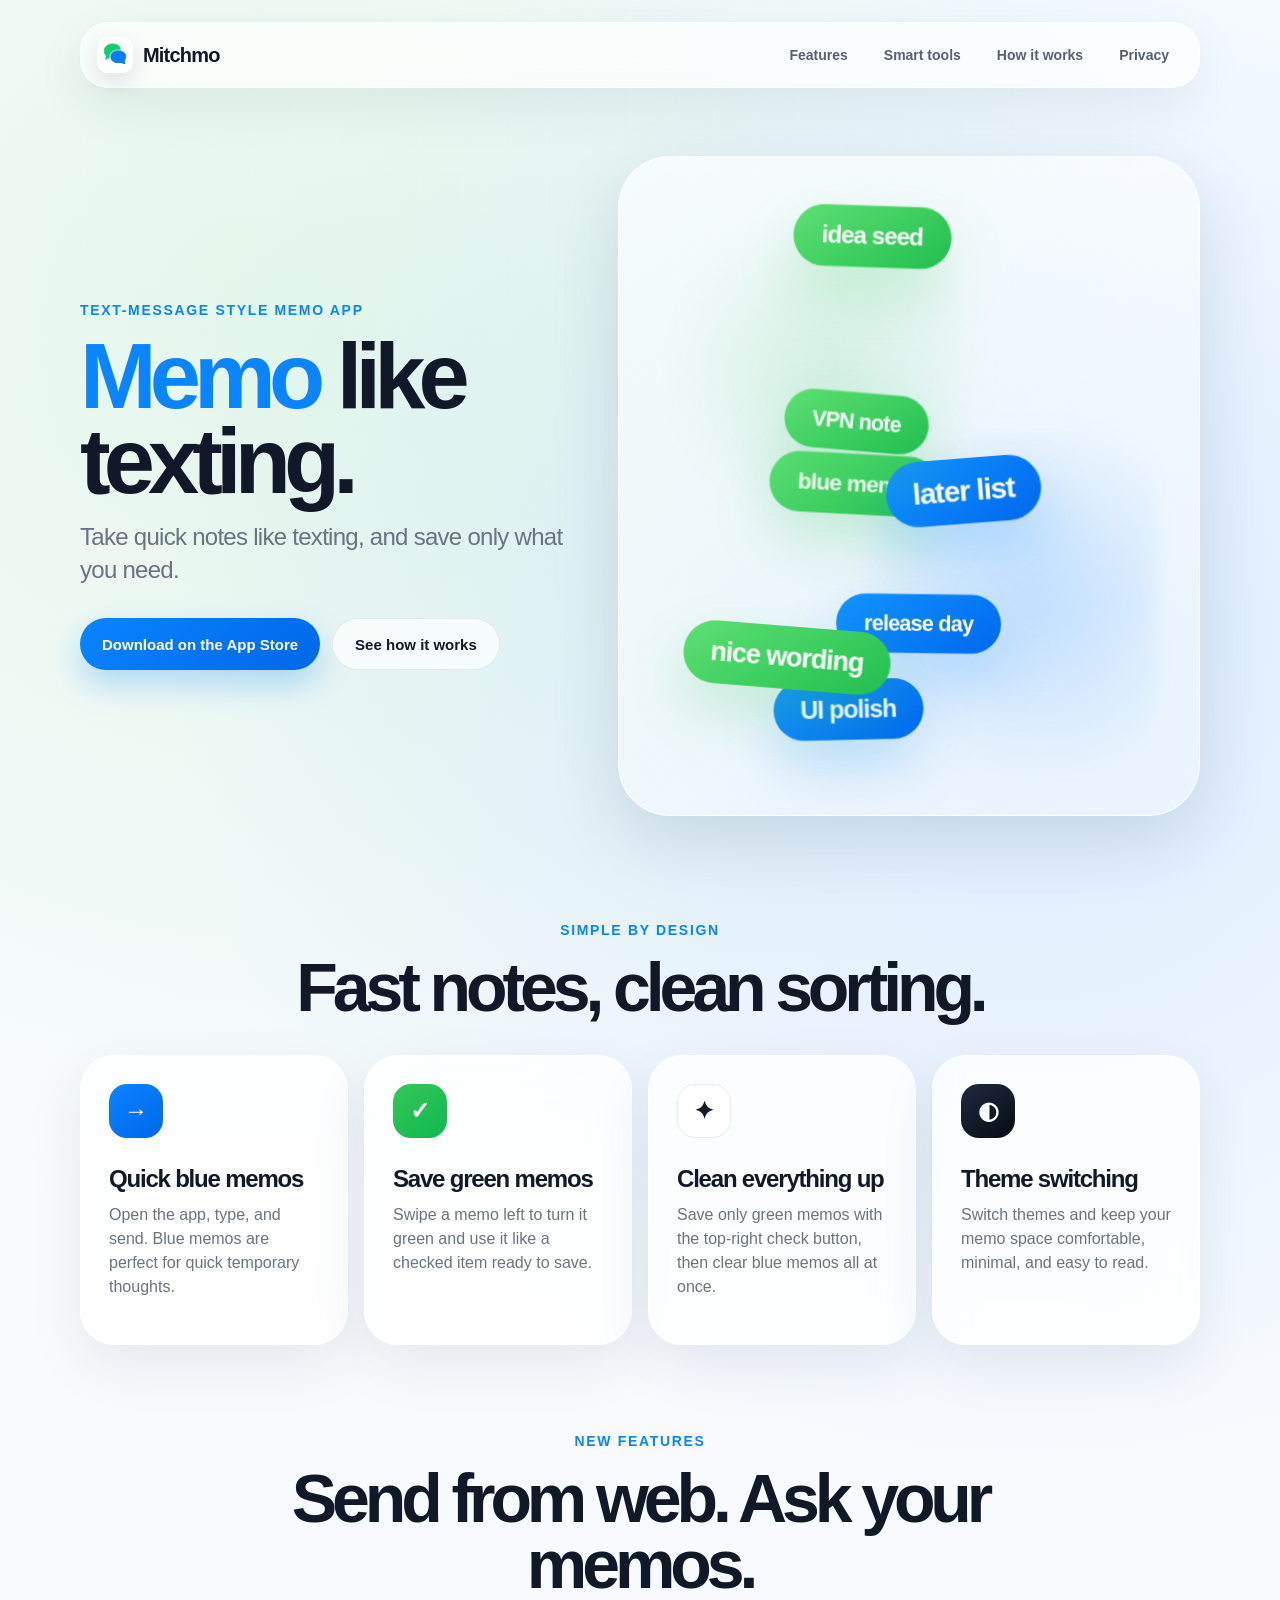
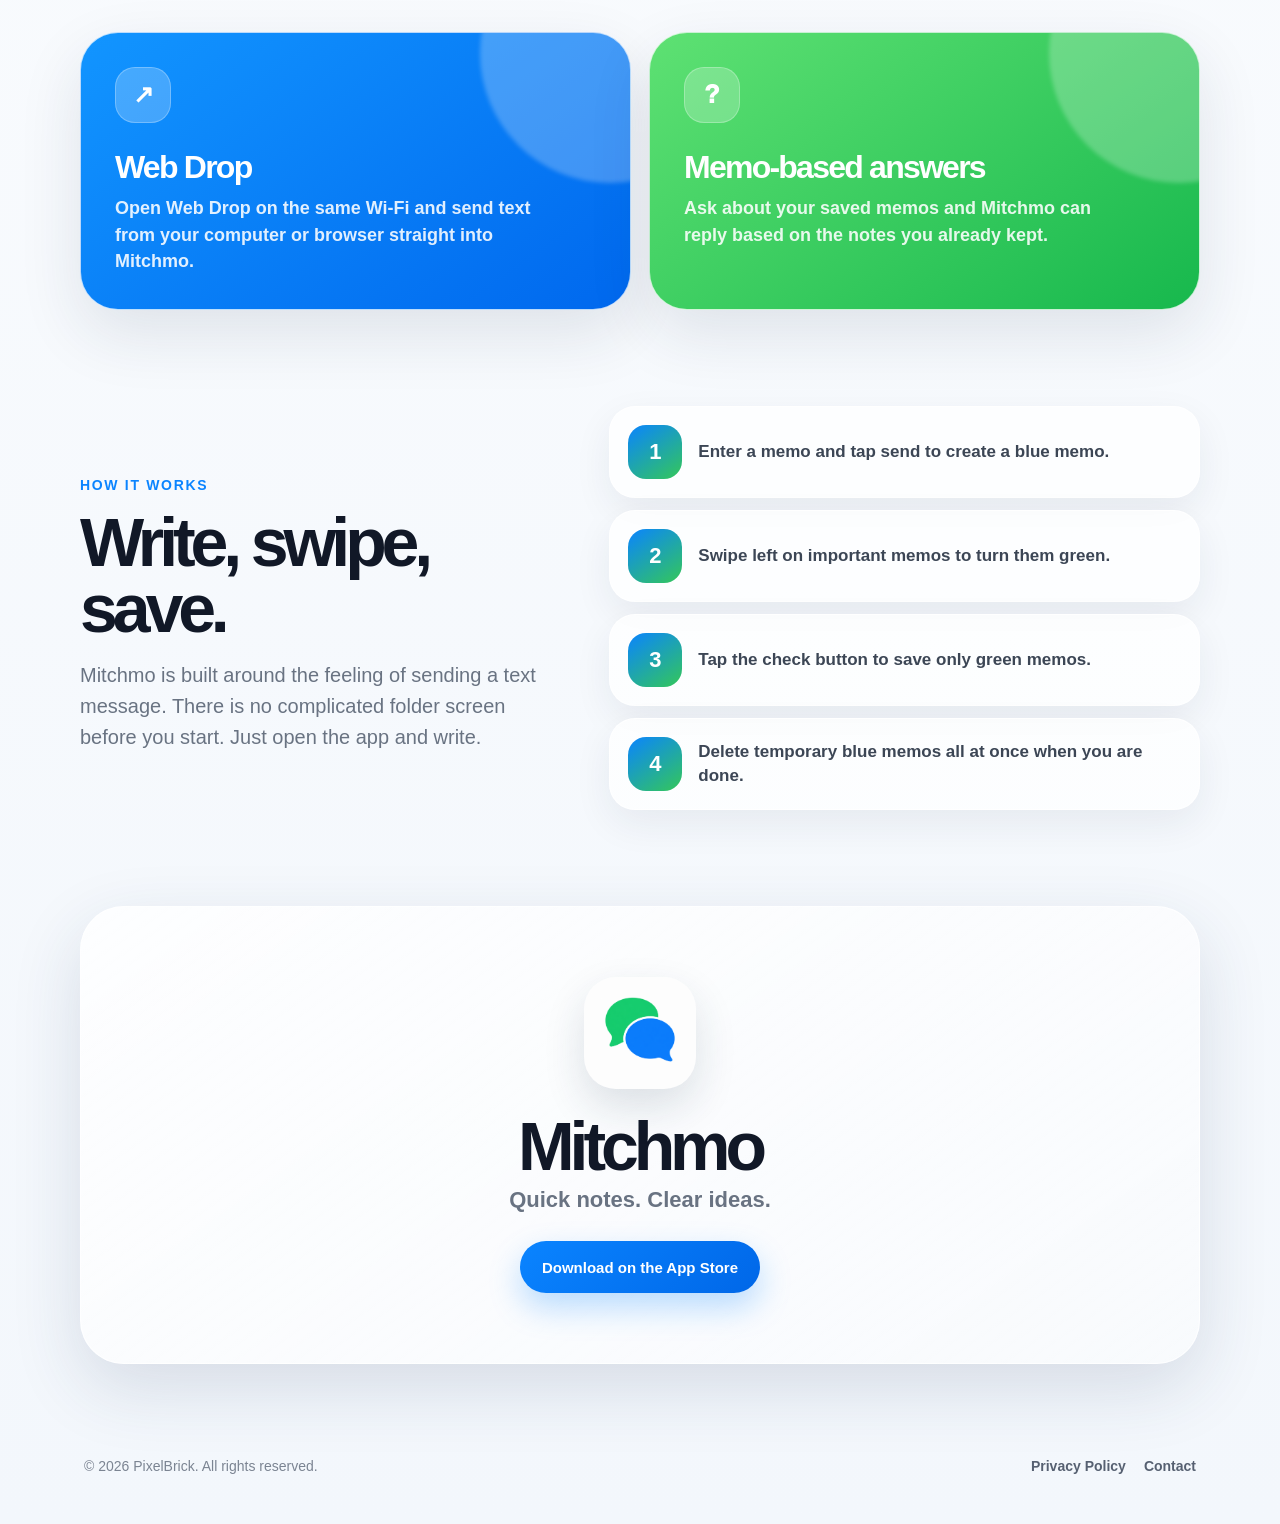
<file: index.html>
<!doctype html>
<html lang="en">
<head>
  <meta charset="utf-8">
  <meta name="viewport" content="width=device-width, initial-scale=1">
  <title>Mitchmo - Memo like texting</title>
  <meta name="description" content="Mitchmo is a clean memo app that lets you take quick notes like sending text messages and save only what you need.">
  <meta name="theme-color" content="#0A84FF">
  <meta property="og:title" content="Mitchmo - Memo like texting">
  <meta property="og:description" content="Take quick notes like texting, and save only what you need.">
  <meta property="og:type" content="website">
  <link rel="icon" href="favicon.svg" type="image/svg+xml">
  <link rel="apple-touch-icon" href="icon.png">
  <link rel="stylesheet" href="styles.css">
</head>
<body>
  <header class="site-header">
    <a class="brand" href="index.html" aria-label="Mitchmo home">
      <img class="app-icon" src="icon.png" alt="" aria-hidden="true">
      <span>Mitchmo</span>
    </a>
    <button class="menu-toggle" type="button" data-menu-toggle aria-label="Open menu" aria-expanded="false"><span></span><span></span><span></span></button>
    <nav data-site-nav>
      <a href="#features">Features</a>
      <a href="#smart">Smart tools</a>
      <a href="#how">How it works</a>
      <a href="privacy.html">Privacy</a>
    </nav>
  </header>

  <main>
    <section class="hero">
      <div class="hero-copy">
        <div class="eyebrow">Text-message style memo app</div>
        <h1><span>Memo</span> like texting.</h1>
        <p>Take quick notes like texting, and save only what you need.</p>
        <div class="hero-actions">
          <a class="primary-button" href="https://apps.apple.com/app/id6768875399">Download on the App Store</a>
          <a class="secondary-button" href="#how">See how it works</a>
        </div>
      </div>

      <div class="hero-visual" aria-label="Mitchmo message style memo preview">
        <div class="bubble bubble-green bubble-drift-right hero-bubble-1">design ideas</div>
        <div class="bubble bubble-blue bubble-drift-left hero-bubble-2">quick thought</div>
        <div class="bubble bubble-green bubble-drift-right hero-bubble-3">things to buy</div>
        <div class="bubble bubble-blue bubble-drift-left hero-bubble-4">trip plan</div>
        <div class="bubble bubble-green bubble-drift-right hero-bubble-5">remember this</div>
        <div class="bubble bubble-blue bubble-drift-left hero-bubble-6">later tonight</div>
        <div class="bubble bubble-blue bubble-drift-left hero-bubble-7">save this</div>
      </div>
    </section>

    <section id="features" class="section">
      <div class="section-heading">
        <p>Simple by design</p>
        <h2>Fast notes, clean sorting.</h2>
      </div>
      <div class="feature-grid">
        <article class="card blue-card">
          <div class="card-icon">→</div>
          <h3>Quick blue memos</h3>
          <p>Open the app, type, and send. Blue memos are perfect for quick temporary thoughts.</p>
        </article>
        <article class="card green-card">
          <div class="card-icon">✓</div>
          <h3>Save green memos</h3>
          <p>Swipe a memo left to turn it green and use it like a checked item ready to save.</p>
        </article>
        <article class="card white-card">
          <div class="card-icon">✦</div>
          <h3>Clean everything up</h3>
          <p>Save only green memos with the top-right check button, then clear blue memos all at once.</p>
        </article>
        <article class="card dark-card">
          <div class="card-icon">◐</div>
          <h3>Theme switching</h3>
          <p>Switch themes and keep your memo space comfortable, minimal, and easy to read.</p>
        </article>
      </div>
    </section>

    <section id="smart" class="section smart-section">
      <div class="section-heading">
        <p>New features</p>
        <h2>Send from web. Ask your memos.</h2>
      </div>
      <div class="smart-grid">
        <article class="smart-card webdrop-card">
          <div class="smart-icon">↗</div>
          <h3>Web Drop</h3>
          <p>Open Web Drop on the same Wi-Fi and send text from your computer or browser straight into Mitchmo.</p>
        </article>
        <article class="smart-card answer-card">
          <div class="smart-icon">?</div>
          <h3>Memo-based answers</h3>
          <p>Ask about your saved memos and Mitchmo can reply based on the notes you already kept.</p>
        </article>
      </div>
    </section>

    <section id="how" class="section split-section">
      <div>
        <p class="section-label">How it works</p>
        <h2>Write, swipe, save.</h2>
        <p class="section-text">Mitchmo is built around the feeling of sending a text message. There is no complicated folder screen before you start. Just open the app and write.</p>
      </div>
      <div class="steps">
        <div class="step"><span>1</span><p>Enter a memo and tap send to create a blue memo.</p></div>
        <div class="step"><span>2</span><p>Swipe left on important memos to turn them green.</p></div>
        <div class="step"><span>3</span><p>Tap the check button to save only green memos.</p></div>
        <div class="step"><span>4</span><p>Delete temporary blue memos all at once when you are done.</p></div>
      </div>
    </section>

    <section id="download" class="download">
      <div class="download-card">
        <img class="logo-large app-icon-large" src="icon.png" alt="Mitchmo app icon">
        <h2>Mitchmo</h2>
        <p>Quick notes. Clear ideas.</p>
        <a class="primary-button" href="https://apps.apple.com/app/id6768875399">Download on the App Store</a>
      </div>
    </section>
  </main>

  <footer class="site-footer">
    <span>© 2026 PixelBrick. All rights reserved.</span>
    <div>
      <a href="privacy.html">Privacy Policy</a>
      <button class="contact-link" type="button" data-contact-button>Contact</button>
    </div>
  </footer>

  <div class="contact-popup" data-contact-popup aria-live="polite">
    <div class="contact-popup-title">Contact</div>
    <button class="contact-email" type="button" data-copy-email>brick@pixelbricktek.com</button>
    <div class="contact-hint" data-contact-hint>Tap to copy</div>
  </div>

  <script>
    const menuToggle = document.querySelector('[data-menu-toggle]');
    const siteNav = document.querySelector('[data-site-nav]');
    const contactButton = document.querySelector('[data-contact-button]');
    const contactPopup = document.querySelector('[data-contact-popup]');
    const copyEmailButton = document.querySelector('[data-copy-email]');
    const contactHint = document.querySelector('[data-contact-hint]');
    const contactEmail = 'brick@pixelbricktek.com';
    const floatingBubbles = document.querySelectorAll('.hero-visual .bubble');
    const bubbleTexts = ["design ideas", "quick thought", "things to buy", "trip plan", "remember this", "later tonight", "save this", "new app idea", "fix the icon", "call tomorrow", "coffee beans", "book title", "blog draft", "release note", "movie list", "gift ideas", "check price", "weekend plan", "tiny reminder", "write this", "random spark", "nice phrase", "buy bananas", "upload screenshots", "test build", "sleep earlier", "walk outside", "send email", "backup photos", "clean desk", "order cable", "try recipe", "packing list", "meeting note", "bug found", "review later", "launch copy", "name idea", "today memo", "small win", "idea stack", "next update", "read manual", "make logo", "check weather", "take vitamins", "water plants", "edit text", "save link", "new habit", "draft title", "pay bill", "post later", "app keyword", "fix button", "nice color", "daily note", "buy milk", "send invoice", "learn phrase", "tiny task", "morning plan", "evening note", "week goal", "wishlist", "shopping list", "travel memo", "photo idea", "sound idea", "quote saved", "watch later", "idea seed", "quick list", "try this", "important", "someday", "maybe later", "today only", "clear inbox", "review app", "write blog", "push update", "fix layout", "test again", "make better", "small detail", "note to self", "focus time", "check server", "backup now", "new feature", "remove clutter", "keep simple", "save green", "blue memo", "green memo", "archive this", "mood note", "song idea", "video idea", "road trip", "hotel note", "flight time", "train time", "receipt memo", "tax note", "domain idea", "site copy", "hero text", "button label", "privacy check", "app link", "store text", "caption idea", "short line", "long memo", "quick draft", "random list", "buy coffee", "fix typo", "UI polish", "UX idea", "soft motion", "cute detail", "smooth delete", "copy button", "edit button", "toast text", "menu label", "localize", "English copy", "German copy", "Spanish copy", "Japanese copy", "Chinese copy", "Korean copy", "blog topic", "search word", "keyword list", "ad phrase", "launch plan", "promo code", "price test", "review reply", "support mail", "contact note", "test device", "iPad check", "dark mode", "light mode", "icon test", "screenshot", "mockup", "font check", "spacing fix", "corner radius", "shadow soft", "gradient", "bubble motion", "haptic idea", "delete later", "save later", "read later", "think later", "maybe buy", "maybe build", "maybe write", "try again", "ship today", "ship soon", "keep going", "small app", "big idea", "first draft", "second draft", "final check", "copy paste", "notes only", "memo flow", "chat style", "simple note", "fast note", "clean note", "tiny memo", "sort later", "important list", "done list", "finish this", "open app", "write fast", "send memo", "mark green", "clear blue", "save ideas", "daily log", "food list", "fruit list", "oil list", "snack idea", "coffee shop", "walk route", "bus time", "map note", "address memo", "photo spot", "travel photo", "radio freq", "garden note", "tree care", "cat food", "home task", "laundry", "trash day", "battery check", "wifi note", "VPN note", "FTP note", "NAS note", "server memo", "cache note", "thumbnail", "gallery", "privacy", "policy", "support", "version note", "build number", "release day", "store review", "promo page", "site update", "favicon", "style file", "index page", "hero bubble", "top right", "random text", "random size", "free motion", "clean round", "no tail", "smooth swap", "blue to green", "green to blue", "balanced", "natural", "cute bubble", "memo mood", "app store", "download link", "one thing", "two things", "three ideas", "quick save", "thought cloud", "mental note", "rough idea", "nice wording", "clear wording", "make concise", "less text", "more feeling", "warm tone", "soft tone", "playful tone", "premium look", "fresh feel", "simple life", "work note", "personal note", "shopping memo", "coding memo", "design memo", "marketing memo", "app memo", "travel plan", "daily plan", "tonight task", "tomorrow task", "next week", "later list", "finish blog", "check copy", "fix page", "zip files", "send build", "open Xcode", "run test", "upload app", "check crash", "read review", "answer mail", "write title", "make icon", "save draft", "buy juice", "buy pie", "olive oil", "apple juice", "banana pie"];

    const randomText = () => bubbleTexts[Math.floor(Math.random() * bubbleTexts.length)];
    const randomRange = (min, max) => min + Math.random() * (max - min);

    const setBubbleStartPosition = (bubble) => {
      const visual = bubble.closest('.hero-visual');
      const visualWidth = visual?.clientWidth || 560;
      const visualHeight = visual?.clientHeight || 660;
      const maxLeft = Math.max(40, visualWidth - 270);
      const maxTop = Math.max(40, visualHeight - 110);

      bubble.style.left = `${Math.round(randomRange(24, maxLeft))}px`;
      bubble.style.top = `${Math.round(randomRange(34, maxTop))}px`;
      bubble.style.right = 'auto';
      bubble.style.bottom = 'auto';
    };

    const moveBubbleNaturally = (bubble) => {
      const goesRight = bubble.classList.contains('bubble-drift-right');
      const phase = bubble.dataset.phase === '1' ? 0 : 1;
      bubble.dataset.phase = String(phase);

      const x = phase
        ? Math.round(randomRange(32, 128)) * (goesRight ? 1 : -1)
        : Math.round(randomRange(-28, 28));
      const y = Math.round(randomRange(-64, 64));
      const rotate = randomRange(-5.5, 5.5).toFixed(2);
      const scale = randomRange(0.98, 1.055).toFixed(3);
      const duration = randomRange(5.8, 10.8).toFixed(2);

      bubble.style.transitionDuration = `${duration}s, ${duration}s, ${duration}s, 0.42s, 0.42s`;
      bubble.style.transform = `translate3d(${x}px, ${y}px, 0) rotate(${rotate}deg) scale(${scale})`;
      bubble.classList.toggle('is-blue', goesRight ? !!phase : !phase);
      bubble.classList.toggle('is-green', goesRight ? !phase : !!phase);
    };

    const updateBubbleText = (bubble) => {
      bubble.classList.add('is-changing');

      window.setTimeout(() => {
        const text = randomText();
        const fontSize = Math.round(randomRange(17, 30));
        bubble.textContent = text;
        bubble.style.fontSize = `${fontSize}px`;
        bubble.classList.remove('is-changing');
      }, 260);
    };

    floatingBubbles.forEach((bubble, index) => {
      setBubbleStartPosition(bubble);
      updateBubbleText(bubble);

      window.setTimeout(() => moveBubbleNaturally(bubble), 120 + index * 160);
      window.setInterval(() => moveBubbleNaturally(bubble), randomRange(6200, 10800));
      window.setInterval(() => updateBubbleText(bubble), randomRange(3600, 7200));
    });

    menuToggle?.addEventListener('click', () => {
      const isOpen = siteNav?.classList.toggle('is-open');
      menuToggle.setAttribute('aria-expanded', isOpen ? 'true' : 'false');
    });

    siteNav?.querySelectorAll('a').forEach((link) => {
      link.addEventListener('click', () => {
        siteNav.classList.remove('is-open');
        menuToggle?.setAttribute('aria-expanded', 'false');
      });
    });

    contactButton?.addEventListener('click', () => {
      contactPopup?.classList.toggle('is-visible');
      contactHint.textContent = 'Tap to copy';
    });

    copyEmailButton?.addEventListener('click', async () => {
      try {
        await navigator.clipboard.writeText(contactEmail);
        contactHint.textContent = 'Copied';
      } catch {
        contactHint.textContent = 'Select and copy';
      }
    });
  </script>
</body>
</html>
</file>
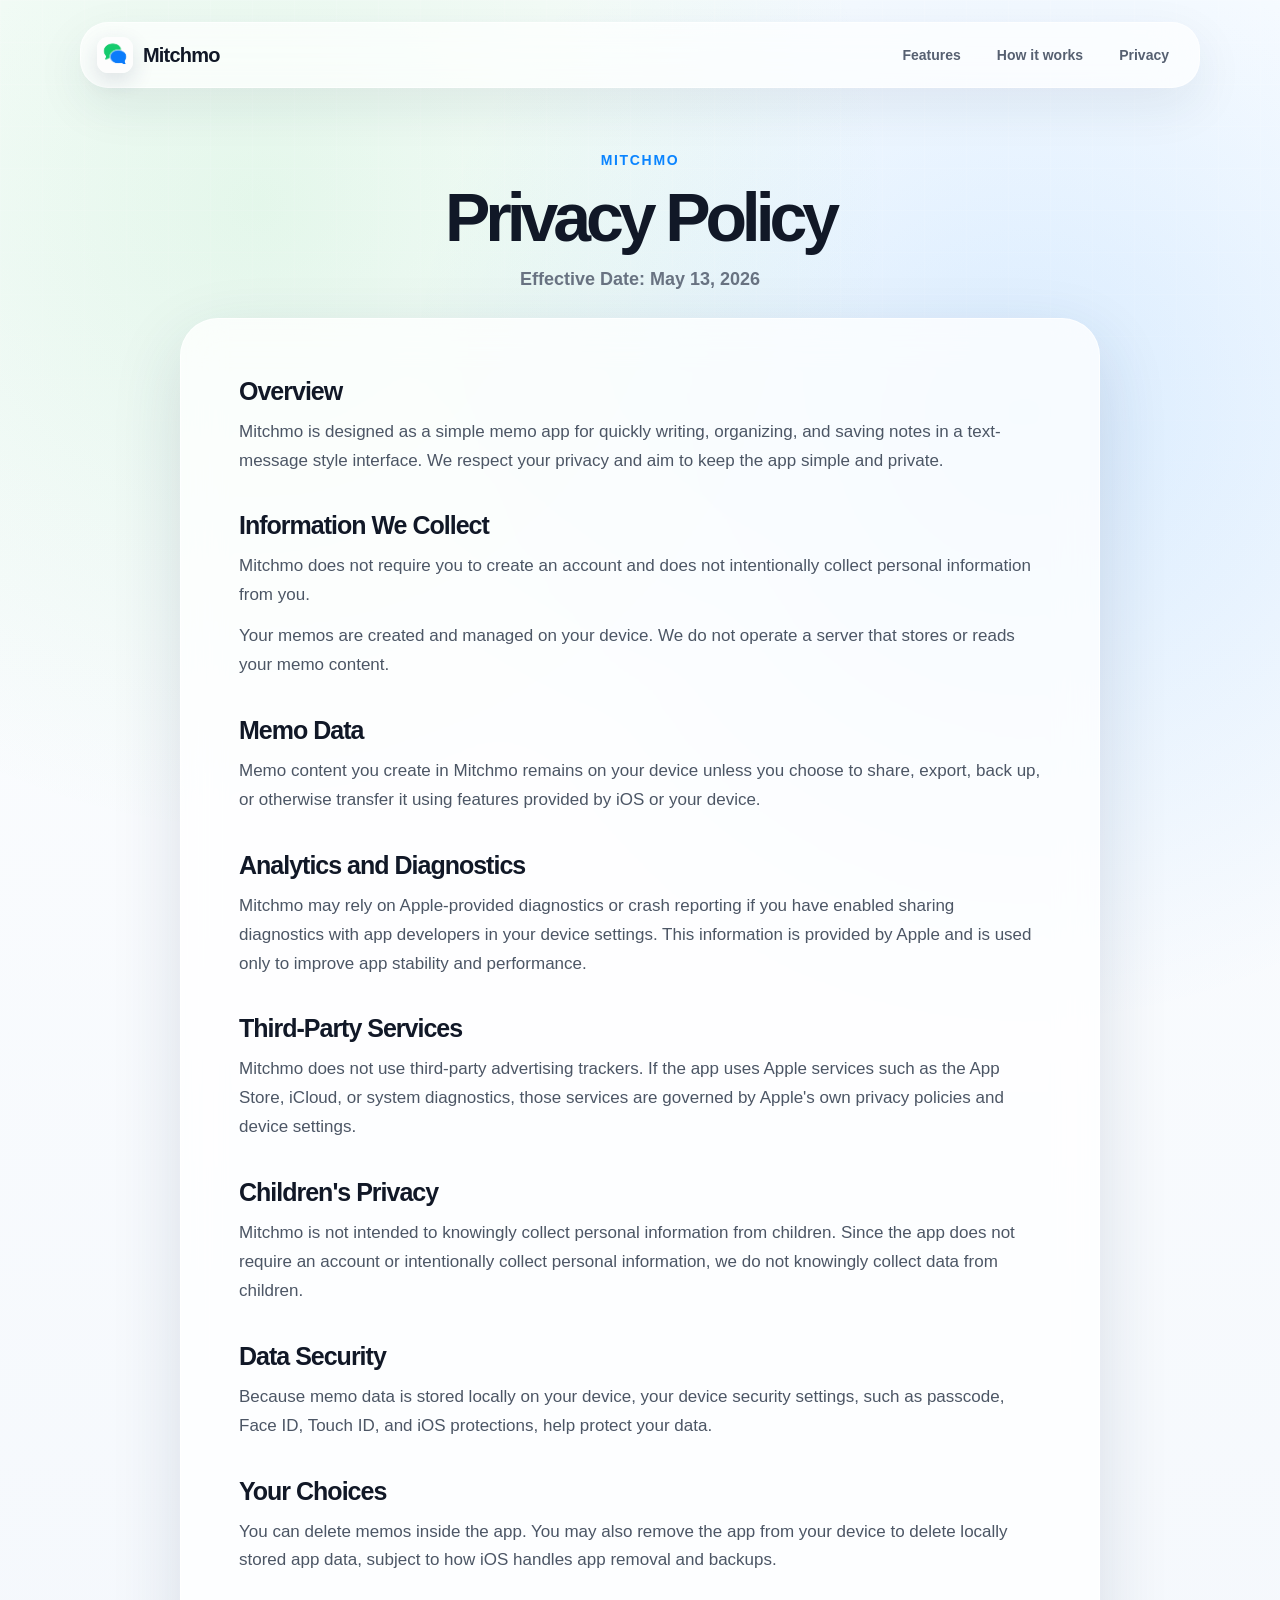
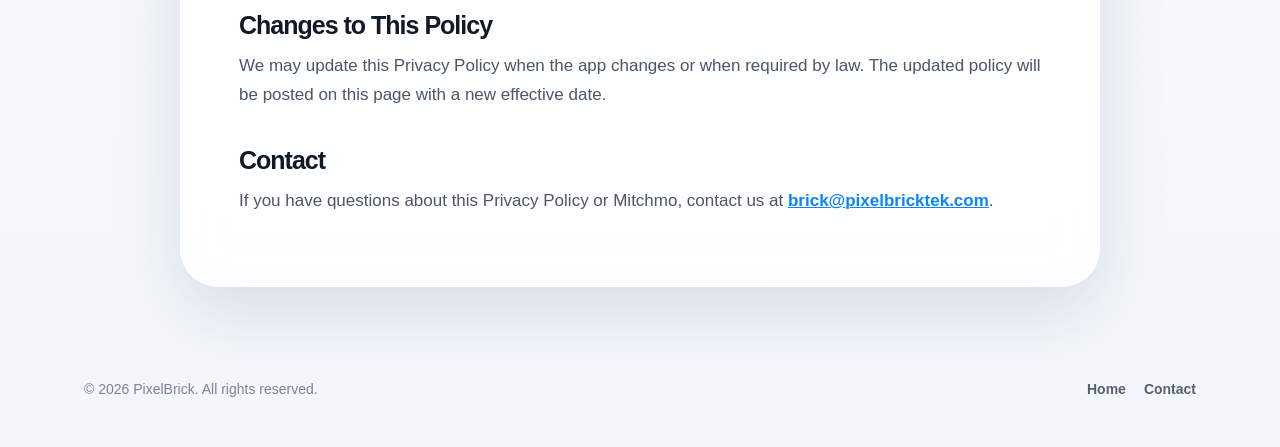
<file: privacy.html>
<!doctype html>
<html lang="en">
<head>
  <meta charset="utf-8">
  <meta name="viewport" content="width=device-width, initial-scale=1">
  <title>Privacy Policy - Mitchmo</title>
  <meta name="description" content="Privacy Policy for Mitchmo.">
  <meta name="theme-color" content="#0A84FF">
  <link rel="icon" href="favicon.svg" type="image/svg+xml">
  <link rel="apple-touch-icon" href="icon.png">
  <link rel="stylesheet" href="styles.css">
</head>
<body>
  <header class="site-header">
    <a class="brand" href="index.html" aria-label="Mitchmo home">
      <img class="app-icon" src="icon.png" alt="" aria-hidden="true">
      <span>Mitchmo</span>
    </a>
    <button class="menu-toggle" type="button" data-menu-toggle aria-label="Open menu" aria-expanded="false"><span></span><span></span><span></span></button>
    <nav data-site-nav>
      <a href="index.html#features">Features</a>
      <a href="index.html#how">How it works</a>
      <a href="privacy.html">Privacy</a>
    </nav>
  </header>

  <main class="policy-page">
    <section class="policy-hero">
      <div class="eyebrow">Mitchmo</div>
      <h1>Privacy Policy</h1>
      <p>Effective Date: May 13, 2026</p>
    </section>

    <section class="policy-card">
      <h2>Overview</h2>
      <p>Mitchmo is designed as a simple memo app for quickly writing, organizing, and saving notes in a text-message style interface. We respect your privacy and aim to keep the app simple and private.</p>

      <h2>Information We Collect</h2>
      <p>Mitchmo does not require you to create an account and does not intentionally collect personal information from you.</p>
      <p>Your memos are created and managed on your device. We do not operate a server that stores or reads your memo content.</p>

      <h2>Memo Data</h2>
      <p>Memo content you create in Mitchmo remains on your device unless you choose to share, export, back up, or otherwise transfer it using features provided by iOS or your device.</p>

      <h2>Analytics and Diagnostics</h2>
      <p>Mitchmo may rely on Apple-provided diagnostics or crash reporting if you have enabled sharing diagnostics with app developers in your device settings. This information is provided by Apple and is used only to improve app stability and performance.</p>

      <h2>Third-Party Services</h2>
      <p>Mitchmo does not use third-party advertising trackers. If the app uses Apple services such as the App Store, iCloud, or system diagnostics, those services are governed by Apple's own privacy policies and device settings.</p>

      <h2>Children's Privacy</h2>
      <p>Mitchmo is not intended to knowingly collect personal information from children. Since the app does not require an account or intentionally collect personal information, we do not knowingly collect data from children.</p>

      <h2>Data Security</h2>
      <p>Because memo data is stored locally on your device, your device security settings, such as passcode, Face ID, Touch ID, and iOS protections, help protect your data.</p>

      <h2>Your Choices</h2>
      <p>You can delete memos inside the app. You may also remove the app from your device to delete locally stored app data, subject to how iOS handles app removal and backups.</p>

      <h2>Changes to This Policy</h2>
      <p>We may update this Privacy Policy when the app changes or when required by law. The updated policy will be posted on this page with a new effective date.</p>

      <h2>Contact</h2>
      <p>If you have questions about this Privacy Policy or Mitchmo, contact us at <a href="mailto:brick@pixelbricktek.com">brick@pixelbricktek.com</a>.</p>
    </section>
  </main>

  <footer class="site-footer">
    <span>© 2026 PixelBrick. All rights reserved.</span>
    <div>
      <a href="index.html">Home</a>
      <button class="contact-link" type="button" data-contact-button>Contact</button>
    </div>
  </footer>

  <div class="contact-popup" data-contact-popup aria-live="polite">
    <div class="contact-popup-title">Contact</div>
    <button class="contact-email" type="button" data-copy-email>brick@pixelbricktek.com</button>
    <div class="contact-hint" data-contact-hint>Tap to copy</div>
  </div>

  <script>
    const menuToggle = document.querySelector('[data-menu-toggle]');
    const siteNav = document.querySelector('[data-site-nav]');
    const contactButton = document.querySelector('[data-contact-button]');
    const contactPopup = document.querySelector('[data-contact-popup]');
    const copyEmailButton = document.querySelector('[data-copy-email]');
    const contactHint = document.querySelector('[data-contact-hint]');
    const contactEmail = 'brick@pixelbricktek.com';

    menuToggle?.addEventListener('click', () => {
      const isOpen = siteNav?.classList.toggle('is-open');
      menuToggle.setAttribute('aria-expanded', isOpen ? 'true' : 'false');
    });

    siteNav?.querySelectorAll('a').forEach((link) => {
      link.addEventListener('click', () => {
        siteNav.classList.remove('is-open');
        menuToggle?.setAttribute('aria-expanded', 'false');
      });
    });

    contactButton?.addEventListener('click', () => {
      contactPopup?.classList.toggle('is-visible');
      contactHint.textContent = 'Tap to copy';
    });

    copyEmailButton?.addEventListener('click', async () => {
      try {
        await navigator.clipboard.writeText(contactEmail);
        contactHint.textContent = 'Copied';
      } catch {
        contactHint.textContent = 'Select and copy';
      }
    });
  </script>
</body>
</html>
</file>
<file: styles.css>
:root {
  --blue: #0A84FF;
  --blue-deep: #0067E8;
  --green: #34C759;
  --green-deep: #10B84D;
  --ink: #111827;
  --muted: #7B8492;
  --line: rgba(17, 24, 39, 0.08);
  --bg: #F5F8FC;
  --card: rgba(255, 255, 255, 0.78);
  --shadow: 0 24px 70px rgba(34, 56, 93, 0.14);
}

* {
  box-sizing: border-box;
}

html {
  scroll-behavior: smooth;
}

body {
  margin: 0;
  font-family: -apple-system, BlinkMacSystemFont, "SF Pro Display", "Segoe UI", sans-serif;
  color: var(--ink);
  background:
    radial-gradient(circle at 20% 10%, rgba(52, 199, 89, 0.12), transparent 30%),
    radial-gradient(circle at 80% 20%, rgba(10, 132, 255, 0.14), transparent 32%),
    linear-gradient(180deg, #FDFEFF 0%, #F3F7FC 100%);
  min-height: 100vh;
}

body::before {
  content: "";
  position: fixed;
  inset: 0;
  pointer-events: none;
  background-image: linear-gradient(rgba(255,255,255,0.42) 1px, transparent 1px), linear-gradient(90deg, rgba(255,255,255,0.42) 1px, transparent 1px);
  background-size: 42px 42px;
  mask-image: linear-gradient(to bottom, rgba(0,0,0,0.35), transparent 70%);
}

.site-header {
  width: min(1120px, calc(100% - 40px));
  margin: 22px auto 0;
  padding: 14px 16px;
  display: flex;
  align-items: center;
  justify-content: space-between;
  gap: 20px;
  position: sticky;
  top: 16px;
  z-index: 10;
  border: 1px solid rgba(255, 255, 255, 0.62);
  border-radius: 28px;
  background: rgba(255, 255, 255, 0.68);
  backdrop-filter: blur(22px);
  box-shadow: 0 18px 50px rgba(31, 48, 76, 0.08);
}

.brand {
  display: inline-flex;
  align-items: center;
  gap: 10px;
  color: var(--ink);
  font-size: 20px;
  font-weight: 800;
  text-decoration: none;
  letter-spacing: -0.04em;
}

.brand-icon {
  width: 36px;
  height: 36px;
  position: relative;
  display: inline-block;
  border-radius: 11px;
  background: #fff;
  box-shadow: inset 0 0 0 1px rgba(255,255,255,0.6), 0 8px 22px rgba(36, 53, 83, 0.14);
}

.brand-icon span,
.brand-icon i,
.logo-large span,
.logo-large i {
  position: absolute;
  display: block;
  border-radius: 50%;
}

.brand-icon span {
  left: 8px;
  top: 9px;
  width: 18px;
  height: 18px;
  background: linear-gradient(145deg, #17DB70, #0DBB4D);
}

.brand-icon span::after,
.logo-large span::after {
  content: "";
  position: absolute;
  left: 1px;
  bottom: -4px;
  width: 10px;
  height: 8px;
  background: inherit;
  border-radius: 0 0 0 8px;
  transform: rotate(-22deg);
}

.brand-icon i {
  right: 7px;
  bottom: 8px;
  width: 18px;
  height: 15px;
  background: linear-gradient(145deg, #0A8CFF, #0068EF);
}

.brand-icon i::after,
.logo-large i::after {
  content: "";
  position: absolute;
  right: -2px;
  bottom: -4px;
  width: 8px;
  height: 7px;
  background: inherit;
  border-radius: 0 0 8px 0;
  transform: rotate(28deg);
}

nav {
  display: flex;
  align-items: center;
  gap: 8px;
}

nav a {
  color: #566071;
  text-decoration: none;
  padding: 10px 14px;
  border-radius: 18px;
  font-size: 14px;
  font-weight: 700;
}

nav a:hover {
  color: var(--ink);
  background: rgba(17, 24, 39, 0.05);
}

.menu-toggle {
  display: none;
  width: 44px;
  height: 44px;
  align-items: center;
  justify-content: center;
  flex-direction: column;
  gap: 5px;
  border: 0;
  border-radius: 16px;
  background: rgba(17, 24, 39, 0.06);
  cursor: pointer;
}

.menu-toggle span {
  width: 18px;
  height: 2px;
  border-radius: 999px;
  background: var(--ink);
}

main {
  position: relative;
  z-index: 1;
}

.hero {
  width: min(1120px, calc(100% - 40px));
  margin: 58px auto 0;
  min-height: 680px;
  display: grid;
  grid-template-columns: 0.92fr 1.08fr;
  align-items: center;
  gap: 42px;
}

.eyebrow,
.section-label,
.section-heading p {
  color: var(--blue);
  font-size: 14px;
  font-weight: 900;
  letter-spacing: 0.12em;
  text-transform: uppercase;
}

.hero h1,
.section h2,
.download h2,
.policy-hero h1 {
  margin: 16px 0 18px;
  color: var(--ink);
  font-size: clamp(54px, 8vw, 92px);
  line-height: 0.92;
  letter-spacing: -0.075em;
}

.hero h1 span,
.section h2 span {
  color: var(--blue);
}

.hero p {
  max-width: 520px;
  margin: 0;
  color: #697382;
  font-size: 24px;
  line-height: 1.35;
  letter-spacing: -0.03em;
}

.hero-actions {
  display: flex;
  flex-wrap: wrap;
  gap: 12px;
  margin-top: 32px;
}

.primary-button,
.secondary-button {
  display: inline-flex;
  align-items: center;
  justify-content: center;
  min-height: 52px;
  padding: 0 22px;
  border-radius: 999px;
  font-size: 15px;
  font-weight: 900;
  text-decoration: none;
}

.primary-button {
  color: #fff;
  background: linear-gradient(135deg, var(--blue), var(--blue-deep));
  box-shadow: 0 14px 32px rgba(10, 132, 255, 0.28);
}

.secondary-button {
  color: var(--ink);
  background: rgba(255, 255, 255, 0.72);
  border: 1px solid rgba(17, 24, 39, 0.08);
}

.hero-visual {
  position: relative;
  height: 660px;
  border-radius: 52px;
  overflow: hidden;
  background: linear-gradient(145deg, rgba(255,255,255,0.66), rgba(255,255,255,0.32));
  border: 1px solid rgba(255,255,255,0.72);
  box-shadow: var(--shadow);
}

.hero-visual::before {
  content: "";
  position: absolute;
  inset: 42px;
  border-radius: 42px;
  background:
    radial-gradient(circle at 34% 30%, rgba(52, 199, 89, 0.16), transparent 32%),
    radial-gradient(circle at 76% 70%, rgba(10, 132, 255, 0.18), transparent 34%);
  filter: blur(8px);
}

.bubble {
  position: absolute;
  color: #fff;
  min-width: 190px;
  padding: 24px 32px;
  border-radius: 999px;
  font-size: clamp(22px, 2.8vw, 32px);
  font-weight: 850;
  letter-spacing: -0.04em;
  box-shadow: 0 24px 48px rgba(42, 63, 97, 0.15);
}

.bubble::after {
  content: "";
  position: absolute;
  bottom: -3px;
  width: 30px;
  height: 28px;
  background: inherit;
}

.bubble-blue {
  background: linear-gradient(145deg, #1295FF, #0068EE);
  right: 42px;
}

.bubble-blue::after {
  right: 16px;
  border-radius: 0 0 22px 0;
  transform: rotate(30deg);
}

.bubble-green {
  background: linear-gradient(145deg, #5EE173, #21BF4F);
  left: 44px;
}

.bubble-green::after {
  left: 15px;
  border-radius: 0 0 0 22px;
  transform: rotate(-30deg);
}

.bubble.large {
  transform: scale(1.08);
}

.bubble.mid {
  top: 132px;
}

.bubble.small {
  top: 310px;
  min-width: 160px;
}

.hero-visual .bubble-green.large {
  top: 56px;
}

.hero-visual .bubble-blue.large {
  bottom: 94px;
}

.section {
  width: min(1120px, calc(100% - 40px));
  margin: 96px auto 0;
}

.section-heading {
  text-align: center;
  max-width: 720px;
  margin: 0 auto 34px;
}

.section h2,
.download h2,
.policy-hero h1 {
  font-size: clamp(40px, 5.8vw, 68px);
  line-height: 0.98;
}

.feature-grid {
  display: grid;
  grid-template-columns: repeat(4, 1fr);
  gap: 16px;
}

.card {
  min-height: 290px;
  padding: 28px;
  border-radius: 34px;
  background: var(--card);
  border: 1px solid rgba(255, 255, 255, 0.68);
  box-shadow: 0 20px 56px rgba(31, 48, 76, 0.09);
  backdrop-filter: blur(18px);
}

.card-icon {
  width: 54px;
  height: 54px;
  display: grid;
  place-items: center;
  border-radius: 18px;
  color: #fff;
  font-size: 24px;
  font-weight: 900;
  margin-bottom: 28px;
}

.blue-card .card-icon { background: linear-gradient(145deg, var(--blue), var(--blue-deep)); }
.green-card .card-icon { background: linear-gradient(145deg, var(--green), var(--green-deep)); }
.white-card .card-icon { color: var(--ink); background: #fff; box-shadow: inset 0 0 0 1px var(--line); }
.dark-card .card-icon { background: linear-gradient(145deg, #202A3E, #070B14); }

.card h3 {
  margin: 0 0 12px;
  font-size: 24px;
  line-height: 1.05;
  letter-spacing: -0.05em;
}

.card p {
  margin: 0;
  color: #697382;
  font-size: 16px;
  line-height: 1.5;
}

.split-section {
  display: grid;
  grid-template-columns: 0.9fr 1.1fr;
  gap: 46px;
  align-items: center;
}

.section-text {
  color: #697382;
  font-size: 20px;
  line-height: 1.55;
  margin: 0;
}

.steps {
  display: grid;
  gap: 12px;
}

.step {
  display: grid;
  grid-template-columns: 54px 1fr;
  align-items: center;
  gap: 16px;
  padding: 18px;
  border-radius: 26px;
  background: rgba(255, 255, 255, 0.72);
  border: 1px solid rgba(255,255,255,0.72);
  box-shadow: 0 14px 38px rgba(31, 48, 76, 0.07);
}

.step span {
  width: 54px;
  height: 54px;
  display: grid;
  place-items: center;
  border-radius: 18px;
  color: #fff;
  font-size: 22px;
  font-weight: 900;
  background: linear-gradient(145deg, var(--blue), var(--green));
}

.step p {
  margin: 0;
  color: #3C4655;
  font-size: 17px;
  font-weight: 700;
  line-height: 1.4;
}

.download {
  width: min(1120px, calc(100% - 40px));
  margin: 96px auto 0;
}

.download-card {
  text-align: center;
  padding: 70px 28px;
  border-radius: 44px;
  background: linear-gradient(145deg, rgba(255,255,255,0.78), rgba(255,255,255,0.44));
  border: 1px solid rgba(255,255,255,0.72);
  box-shadow: var(--shadow);
}

.logo-large {
  position: relative;
  width: 112px;
  height: 112px;
  border-radius: 32px;
  margin: 0 auto 24px;
  background: #fff;
  box-shadow: 0 18px 42px rgba(31, 48, 76, 0.14);
}

.logo-large span {
  left: 28px;
  top: 28px;
  width: 50px;
  height: 50px;
  background: linear-gradient(145deg, #17DB70, #0DBB4D);
}

.logo-large i {
  right: 23px;
  bottom: 26px;
  width: 52px;
  height: 42px;
  background: linear-gradient(145deg, #0A8CFF, #0068EF);
}

.download-card h2 {
  margin-bottom: 8px;
}

.download-card p {
  margin: 0 0 28px;
  color: #697382;
  font-size: 22px;
  font-weight: 700;
}

.site-footer {
  width: min(1120px, calc(100% - 40px));
  margin: 72px auto 28px;
  padding: 22px 4px;
  display: flex;
  justify-content: space-between;
  gap: 18px;
  color: #7B8492;
  font-size: 14px;
}

.site-footer div {
  display: flex;
  gap: 18px;
}

.site-footer a {
  color: #566071;
  text-decoration: none;
  font-weight: 700;
}

.policy-page {
  width: min(920px, calc(100% - 40px));
  margin: 64px auto 0;
}

.policy-hero {
  text-align: center;
  margin-bottom: 28px;
}

.policy-hero p {
  color: #697382;
  font-size: 18px;
  font-weight: 700;
}

.policy-card {
  padding: clamp(28px, 5vw, 58px);
  border-radius: 38px;
  background: rgba(255,255,255,0.76);
  border: 1px solid rgba(255,255,255,0.72);
  box-shadow: var(--shadow);
  backdrop-filter: blur(20px);
}

.policy-card h2 {
  margin: 36px 0 12px;
  font-size: 25px;
  letter-spacing: -0.04em;
}

.policy-card h2:first-child {
  margin-top: 0;
}

.policy-card p {
  margin: 0 0 12px;
  color: #4C5665;
  font-size: 17px;
  line-height: 1.7;
}

.policy-card a {
  color: var(--blue);
  font-weight: 800;
}


.smart-section {
  margin-top: 88px;
}

.smart-grid {
  display: grid;
  grid-template-columns: repeat(2, 1fr);
  gap: 18px;
}

.smart-card {
  min-height: 260px;
  padding: 34px;
  border-radius: 38px;
  position: relative;
  overflow: hidden;
  border: 1px solid rgba(255, 255, 255, 0.72);
  box-shadow: 0 24px 64px rgba(31, 48, 76, 0.11);
}

.smart-card::before {
  content: "";
  position: absolute;
  inset: -40% -20% auto auto;
  width: 260px;
  height: 260px;
  border-radius: 50%;
  background: rgba(255,255,255,0.24);
  filter: blur(2px);
}

.webdrop-card {
  color: #fff;
  background: linear-gradient(145deg, #1295FF, #0068EE);
}

.answer-card {
  color: #fff;
  background: linear-gradient(145deg, #5EE173, #17B84D);
}

.smart-icon {
  width: 56px;
  height: 56px;
  display: grid;
  place-items: center;
  margin-bottom: 28px;
  border-radius: 20px;
  background: rgba(255,255,255,0.22);
  color: #fff;
  font-size: 25px;
  font-weight: 950;
  box-shadow: inset 0 0 0 1px rgba(255,255,255,0.26);
}

.smart-card h3 {
  position: relative;
  margin: 0 0 12px;
  font-size: 32px;
  line-height: 1;
  letter-spacing: -0.055em;
}

.smart-card p {
  position: relative;
  max-width: 420px;
  margin: 0;
  color: rgba(255,255,255,0.88);
  font-size: 18px;
  line-height: 1.48;
  font-weight: 700;
}

@media (max-width: 900px) {
  .hero,
  .split-section {
    grid-template-columns: 1fr;
  }

  .hero {
    min-height: auto;
  }

  .hero-visual {
    height: 560px;
  }

  .feature-grid {
    grid-template-columns: repeat(2, 1fr);
  }

  .smart-grid {
    grid-template-columns: 1fr;
  }
}

@media (max-width: 640px) {
  .site-header {
    width: calc(100% - 24px);
    top: 10px;
    border-radius: 24px;
  }

  .menu-toggle {
    display: flex;
  }

  nav {
    position: absolute;
    top: calc(100% + 10px);
    right: 0;
    min-width: 190px;
    padding: 10px;
    display: grid;
    gap: 6px;
    border-radius: 22px;
    background: rgba(255, 255, 255, 0.9);
    border: 1px solid rgba(255,255,255,0.78);
    box-shadow: 0 20px 52px rgba(31, 48, 76, 0.16);
    backdrop-filter: blur(22px);
    opacity: 0;
    pointer-events: none;
    transform: translateY(-6px) scale(0.98);
    transition: opacity 0.18s ease, transform 0.18s ease;
  }

  nav.is-open {
    opacity: 1;
    pointer-events: auto;
    transform: translateY(0) scale(1);
  }

  nav a {
    display: block;
    padding: 13px 14px;
  }

  .hero,
  .section,
  .download,
  .site-footer,
  .policy-page {
    width: calc(100% - 28px);
  }

  .hero {
    margin-top: 40px;
    gap: 28px;
  }

  .hero h1 {
    font-size: 58px;
  }

  .hero p {
    font-size: 20px;
  }

  .hero-visual {
    height: 500px;
    border-radius: 38px;
  }

  .bubble {
    min-width: 142px;
    padding: 20px 24px;
    font-size: 22px;
  }

  .bubble-blue {
    right: 22px;
  }

  .bubble-green {
    left: 22px;
  }

  .feature-grid {
    grid-template-columns: 1fr;
  }

  .smart-card {
    min-height: 230px;
    padding: 28px;
    border-radius: 32px;
  }

  .smart-card h3 {
    font-size: 28px;
  }

  .smart-card p {
    font-size: 16px;
  }

  .site-footer {
    flex-direction: column;
  }
}

.app-icon {
  width: 36px;
  height: 36px;
  display: inline-block;
  border-radius: 11px;
  object-fit: cover;
  box-shadow: 0 8px 22px rgba(36, 53, 83, 0.14);
}

.app-icon-large {
  display: block;
  object-fit: cover;
}

.bubble::after {
  display: none;
}

.contact-link {
  appearance: none;
  border: 0;
  background: transparent;
  padding: 0;
  color: #566071;
  font: inherit;
  font-weight: 700;
  cursor: pointer;
}

.contact-link:hover {
  color: var(--ink);
}

.contact-popup {
  position: fixed;
  right: 24px;
  bottom: 24px;
  z-index: 30;
  min-width: 260px;
  padding: 18px;
  border-radius: 24px;
  background: rgba(255,255,255,0.86);
  border: 1px solid rgba(255,255,255,0.78);
  box-shadow: 0 24px 64px rgba(31, 48, 76, 0.18);
  backdrop-filter: blur(22px);
  opacity: 0;
  pointer-events: none;
  transform: translateY(12px) scale(0.98);
  transition: opacity 0.18s ease, transform 0.18s ease;
}

.contact-popup.is-visible {
  opacity: 1;
  pointer-events: auto;
  transform: translateY(0) scale(1);
}

.contact-popup-title {
  margin-bottom: 8px;
  color: var(--ink);
  font-size: 14px;
  font-weight: 900;
}

.contact-email {
  width: 100%;
  border: 0;
  padding: 12px 14px;
  border-radius: 16px;
  color: #fff;
  background: linear-gradient(135deg, var(--blue), var(--blue-deep));
  font-size: 15px;
  font-weight: 850;
  cursor: pointer;
}

.contact-hint {
  margin-top: 8px;
  color: #697382;
  font-size: 13px;
  font-weight: 700;
  text-align: center;
}

@media (max-width: 640px) {
  .contact-popup {
    right: 14px;
    bottom: 14px;
    width: calc(100% - 28px);
  }
}


.hero-visual {
  overflow: hidden;
}

.hero-visual .bubble {
  display: inline-flex;
  align-items: center;
  justify-content: center;
  min-width: 0;
  white-space: nowrap;
  max-width: calc(100% - 44px);
  padding: 18px 27px;
  border-radius: 999px;
  line-height: 1;
  overflow: hidden;
  text-overflow: ellipsis;
  will-change: transform, background, box-shadow, filter, opacity;
  transform: translate3d(0, 0, 0) rotate(0deg) scale(1);
  transition-property: transform, background, box-shadow, opacity, filter;
  transition-duration: 7.6s, 7.6s, 7.6s, 0.42s, 0.42s;
  transition-timing-function: cubic-bezier(.45, 0, .22, 1);
}

.hero-visual .bubble::before {
  display: none;
}

.hero-visual .bubble::after {
  display: none;
}

.hero-visual .bubble-blue::before {
  right: 18px;
  border-radius: 0 0 22px 0;
}

.hero-visual .bubble-green::before {
  left: 18px;
  border-radius: 0 0 0 22px;
  --tail-rotate: -26deg;
}

.hero-visual .bubble.is-blue {
  background: linear-gradient(145deg, #1295FF, #0068EE);
  box-shadow: 0 26px 56px rgba(10, 132, 255, 0.22);
}

.hero-visual .bubble.is-green {
  background: linear-gradient(145deg, #5EE173, #21BF4F);
  box-shadow: 0 26px 56px rgba(52, 199, 89, 0.22);
}

.hero-visual .bubble.is-changing {
  opacity: 0.38;
  filter: blur(8px);
}

.hero-bubble-1 {
  left: 54px;
  top: 58px;
  font-size: 28px;
  z-index: 2;
}

.hero-bubble-2 {
  right: 48px;
  top: 88px;
  font-size: 25px;
  z-index: 3;
}

.hero-bubble-3 {
  left: 88px;
  top: 238px;
  font-size: 23px;
  z-index: 2;
}

.hero-bubble-4 {
  right: 74px;
  top: 294px;
  font-size: 29px;
  z-index: 4;
}

.hero-bubble-5 {
  left: 44px;
  bottom: 124px;
  font-size: 25px;
  z-index: 3;
}

.hero-bubble-6 {
  right: 50px;
  bottom: 80px;
  font-size: 24px;
  z-index: 2;
}

.hero-bubble-7 {
  right: 132px;
  top: 206px;
  font-size: 21px;
  z-index: 5;
}

@keyframes bubbleMoveRight {
  0% {
    transform: translate3d(0, 0, 0) rotate(0deg) scale(1);
    background: linear-gradient(145deg, #5EE173, #21BF4F);
    box-shadow: 0 24px 48px rgba(42, 63, 97, 0.15);
  }
  100% {
    transform: translate3d(var(--move-x, 46px), var(--move-y, 8px), 0) rotate(var(--rotate, 2deg)) scale(1.035);
    background: linear-gradient(145deg, #1295FF, #0068EE);
    box-shadow: 0 26px 56px rgba(10, 132, 255, 0.22);
  }
}

@keyframes bubbleMoveLeft {
  0% {
    transform: translate3d(0, 0, 0) rotate(0deg) scale(1);
    background: linear-gradient(145deg, #1295FF, #0068EE);
    box-shadow: 0 24px 48px rgba(42, 63, 97, 0.15);
  }
  100% {
    transform: translate3d(calc(var(--move-x, 46px) * -1), var(--move-y, -8px), 0) rotate(calc(var(--rotate, -2deg) * -1)) scale(1.035);
    background: linear-gradient(145deg, #5EE173, #21BF4F);
    box-shadow: 0 26px 56px rgba(52, 199, 89, 0.22);
  }
}

@media (max-width: 640px) {
  .hero-visual .bubble {
    padding: 17px 22px;
  }

  .hero-bubble-1 { left: 24px; top: 52px; font-size: 23px; }
  .hero-bubble-2 { right: 22px; top: 104px; font-size: 21px; }
  .hero-bubble-3 { left: 36px; top: 218px; font-size: 20px; }
  .hero-bubble-4 { right: 26px; top: 292px; font-size: 23px; }
  .hero-bubble-5 { left: 22px; bottom: 126px; font-size: 21px; }
  .hero-bubble-6 { right: 22px; bottom: 78px; font-size: 20px; }
  .hero-bubble-7 { right: 68px; top: 176px; font-size: 19px; }
}
</file>
